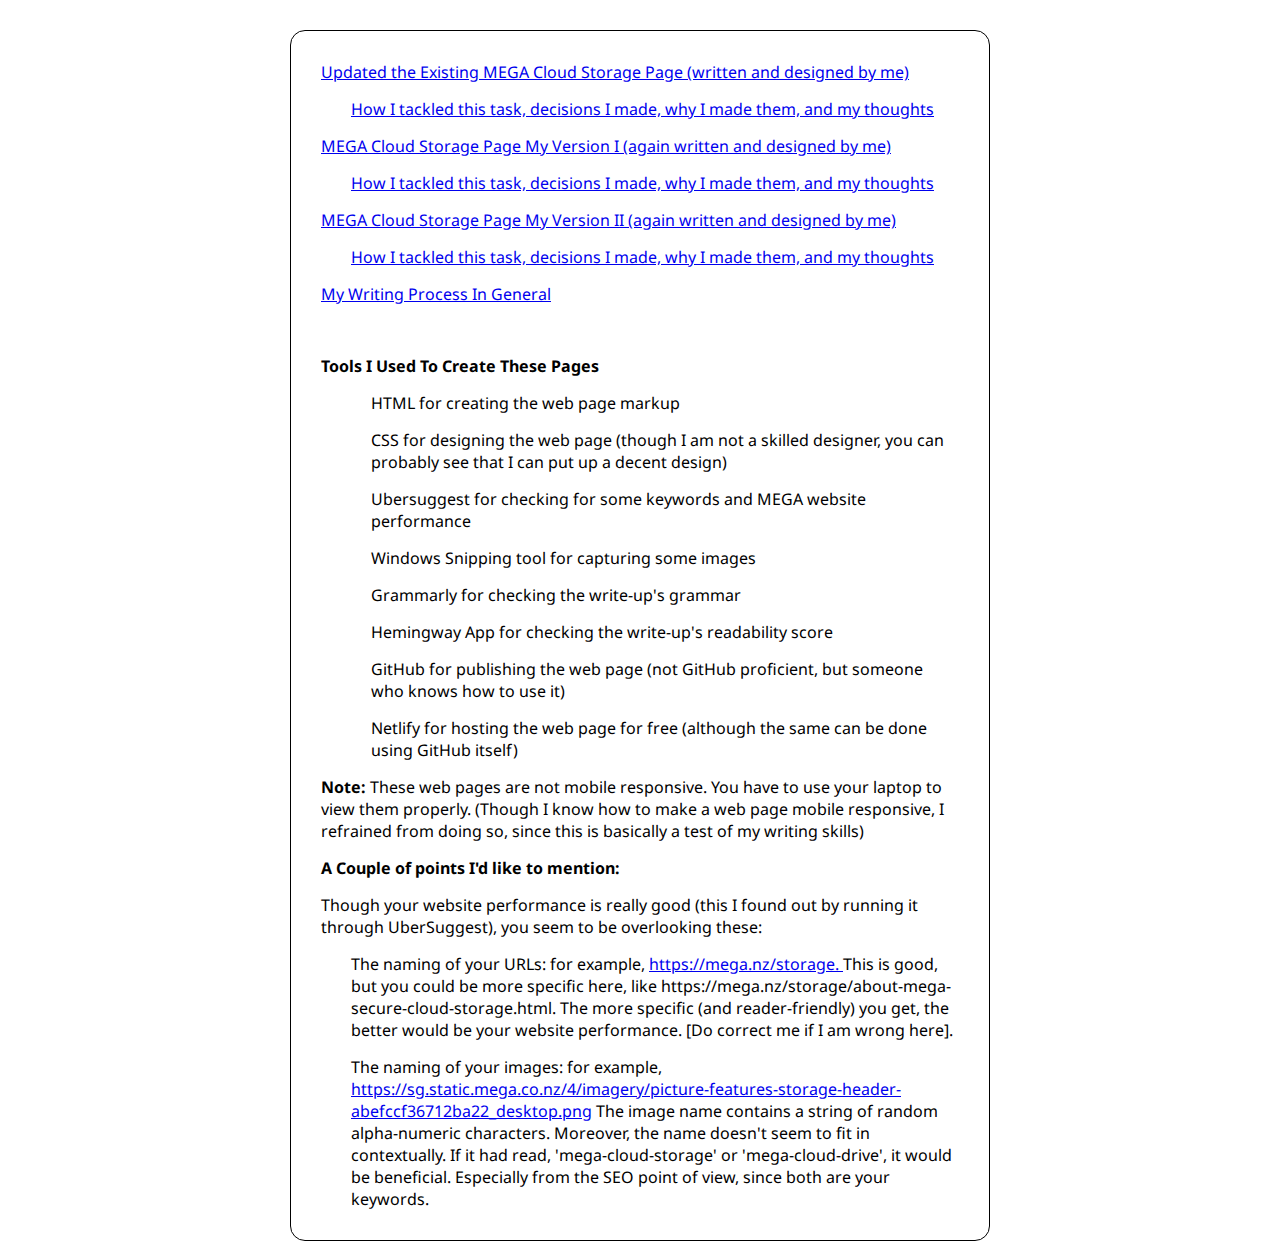
<file: index.html>
﻿<!DOCTYPE html>

<html lang="en" xmlns="http://www.w3.org/1999/xhtml">
<head>
    <meta charset="utf-8" />
    <title></title>
    <link href="https://fonts.googleapis.com/css2?family=Noto+Sans&display=swap" rel="stylesheet">
    <style>
        *{
            margin:0px;
            padding:0px;
            box-sizing: border-box;
        }

        body{
            font-family: 'Noto Sans'; 
        }

        .toc{
            border:1px solid black;
            width:700px;
            margin:30px auto 0px;
            border-radius:15px;
            padding:15px 30px;
        }

        .toc p{
            margin:15px 0px;
        }

        

        @media screen and (max-width:500px){
            .toc{
                width:300px;
            }
        }
    </style>
</head>
<body>
    <div class="toc">

        <p><a href="mega-storage-updated.html">Updated the Existing MEGA Cloud Storage Page (written and designed by me)</a></p>
        <p style="margin-left:30px;"><a href="tackling_task_1.html">How I tackled this task, decisions I made, why I made them, and my thoughts</a></p>


        <p><a href="mega-storage-redone-1.html"> MEGA Cloud Storage Page My Version I (again written and designed by me)</a></p>
        <p style="margin-left:30px;"><a href="tackling_task_2.html">How I tackled this task, decisions I made, why I made them, and my thoughts</a></p>

        <p><a href="mega-storage-redone-2.html"> MEGA Cloud Storage Page My Version II (again written and designed by me)</a></p>
        <p style="margin-left:30px;"><a href="tackling_task_3.html">How I tackled this task, decisions I made, why I made them, and my thoughts</a></p>

        <p><a href="writing_process.html">My Writing Process In General</a></p>

        <p style="margin-top:50px;"><b>Tools I Used To Create These Pages</b></p>
        <p style="margin-left:50px;">HTML for creating the web page markup</p>
        <p style="margin-left:50px;">CSS for designing the web page (though I am not a skilled designer, you can probably see that I can put up a decent design)</p>
        <p style="margin-left:50px;">Ubersuggest for checking for some keywords and MEGA website performance</p>
        <p style="margin-left:50px;">Windows Snipping tool for capturing some images</p>
        <p style="margin-left:50px;">Grammarly for checking the write-up's grammar</p>
        <p style="margin-left:50px;">Hemingway App for checking the write-up's readability score</p>
        <p style="margin-left:50px;">GitHub for publishing the web page (not GitHub proficient, but someone who knows how to use it)</p>
        <p style="margin-left:50px;">Netlify for hosting the web page for free (although the same can be done using GitHub itself)</p>

        <p><b>Note:</b> These web pages are not mobile responsive. You have to use your laptop to view them properly. (Though I know how to make a web page mobile responsive, I refrained from doing so, since this is basically a test of my writing skills) </p>
        <p><b>A Couple of points I'd like to mention:</b></p>
        <p>Though your website performance is really good (this I found out by running it through UberSuggest), you seem to be overlooking these: </p>
        <p style="margin-left:30px;">The naming of your URLs: for example, <a href="https://mega.nz/storage">https://mega.nz/storage. </a>This is good, but you could be more specific here, like https://mega.nz/storage/about-mega-secure-cloud-storage.html. The more specific (and reader-friendly) you get, the better would be your website performance. [Do correct me if I am wrong here]. </p>
        <p style="margin-left:30px">The naming of your images: for example, <a href="https://sg.static.mega.co.nz/4/imagery/picture-features-storage-header-abefccf36712ba22_desktop.png">https://sg.static.mega.co.nz/4/imagery/picture-features-storage-header-abefccf36712ba22_desktop.png</a> The image name contains a string of random alpha-numeric characters. Moreover, the name doesn't seem to fit in contextually. If it had read, 'mega-cloud-storage' or 'mega-cloud-drive', it would be beneficial. Especially from the SEO point of view, since both are your keywords.</p>
        
    </div>
</body>
</html>
</file>
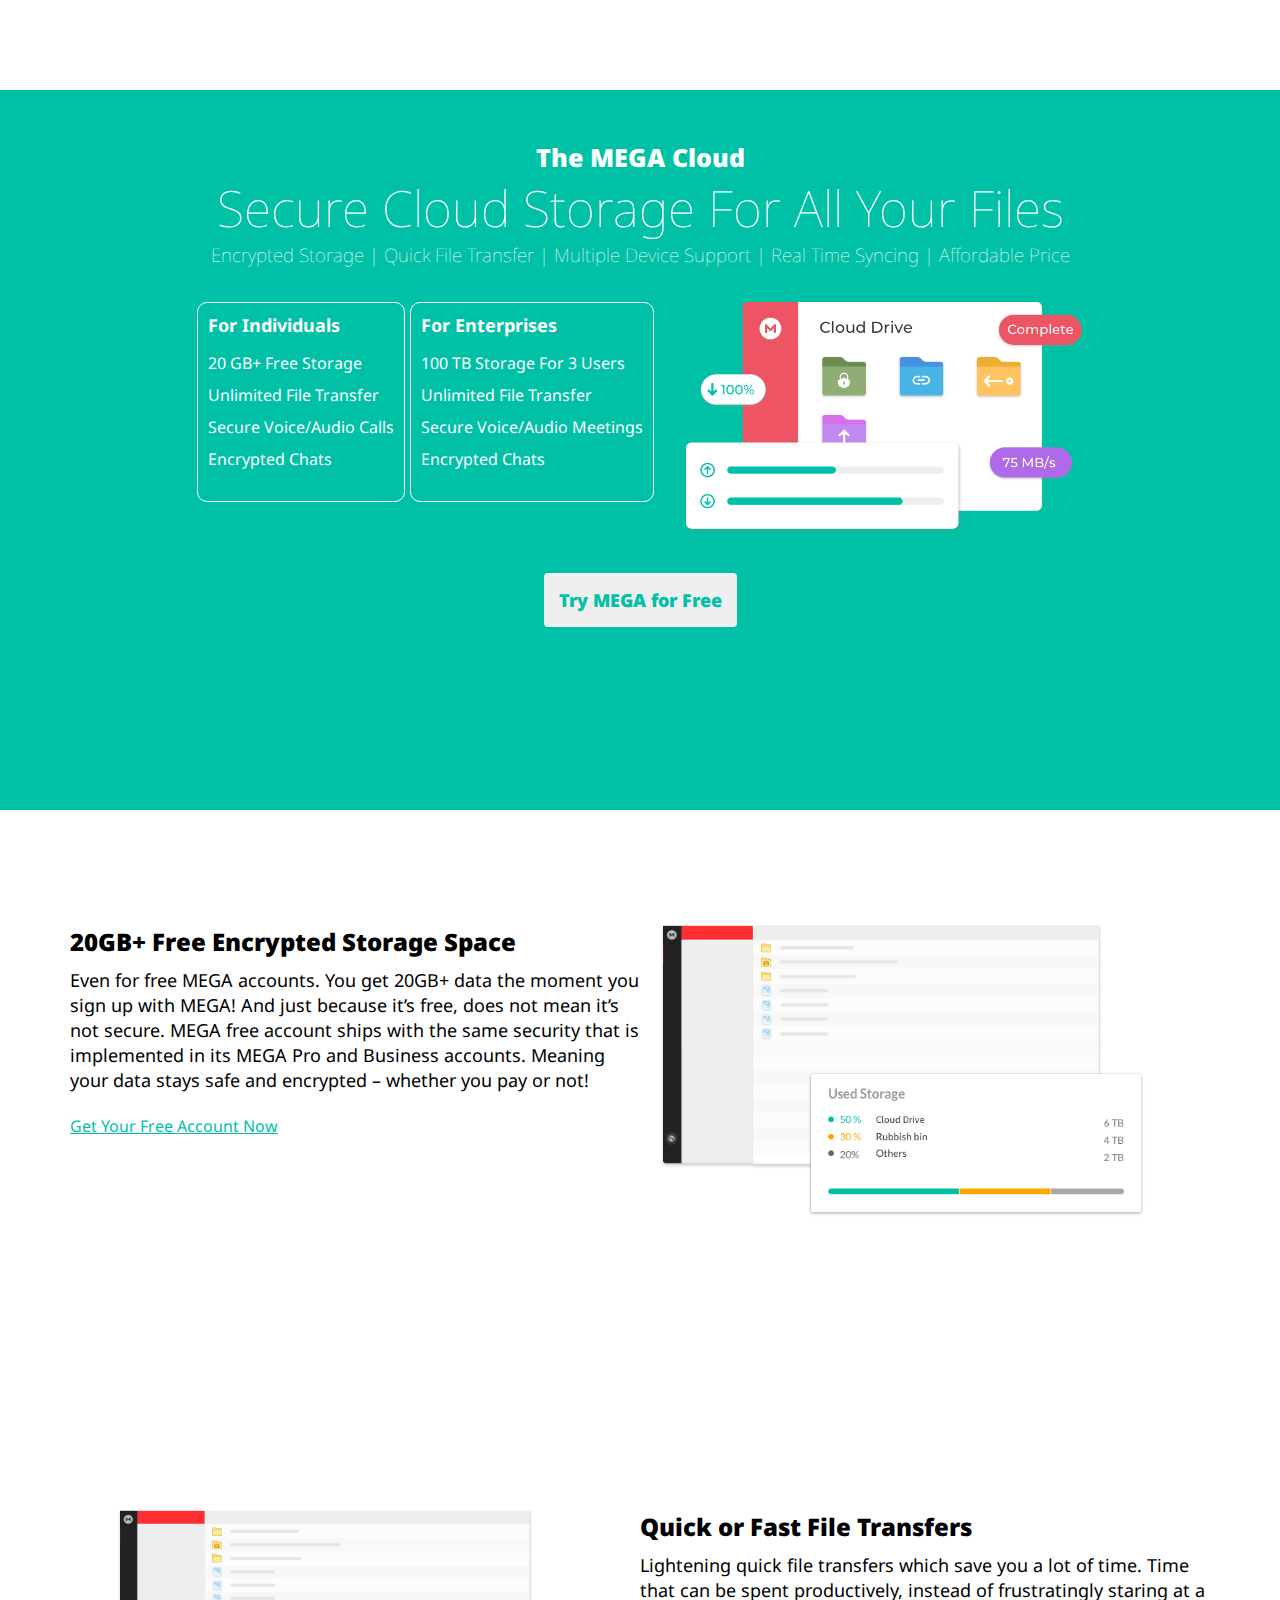
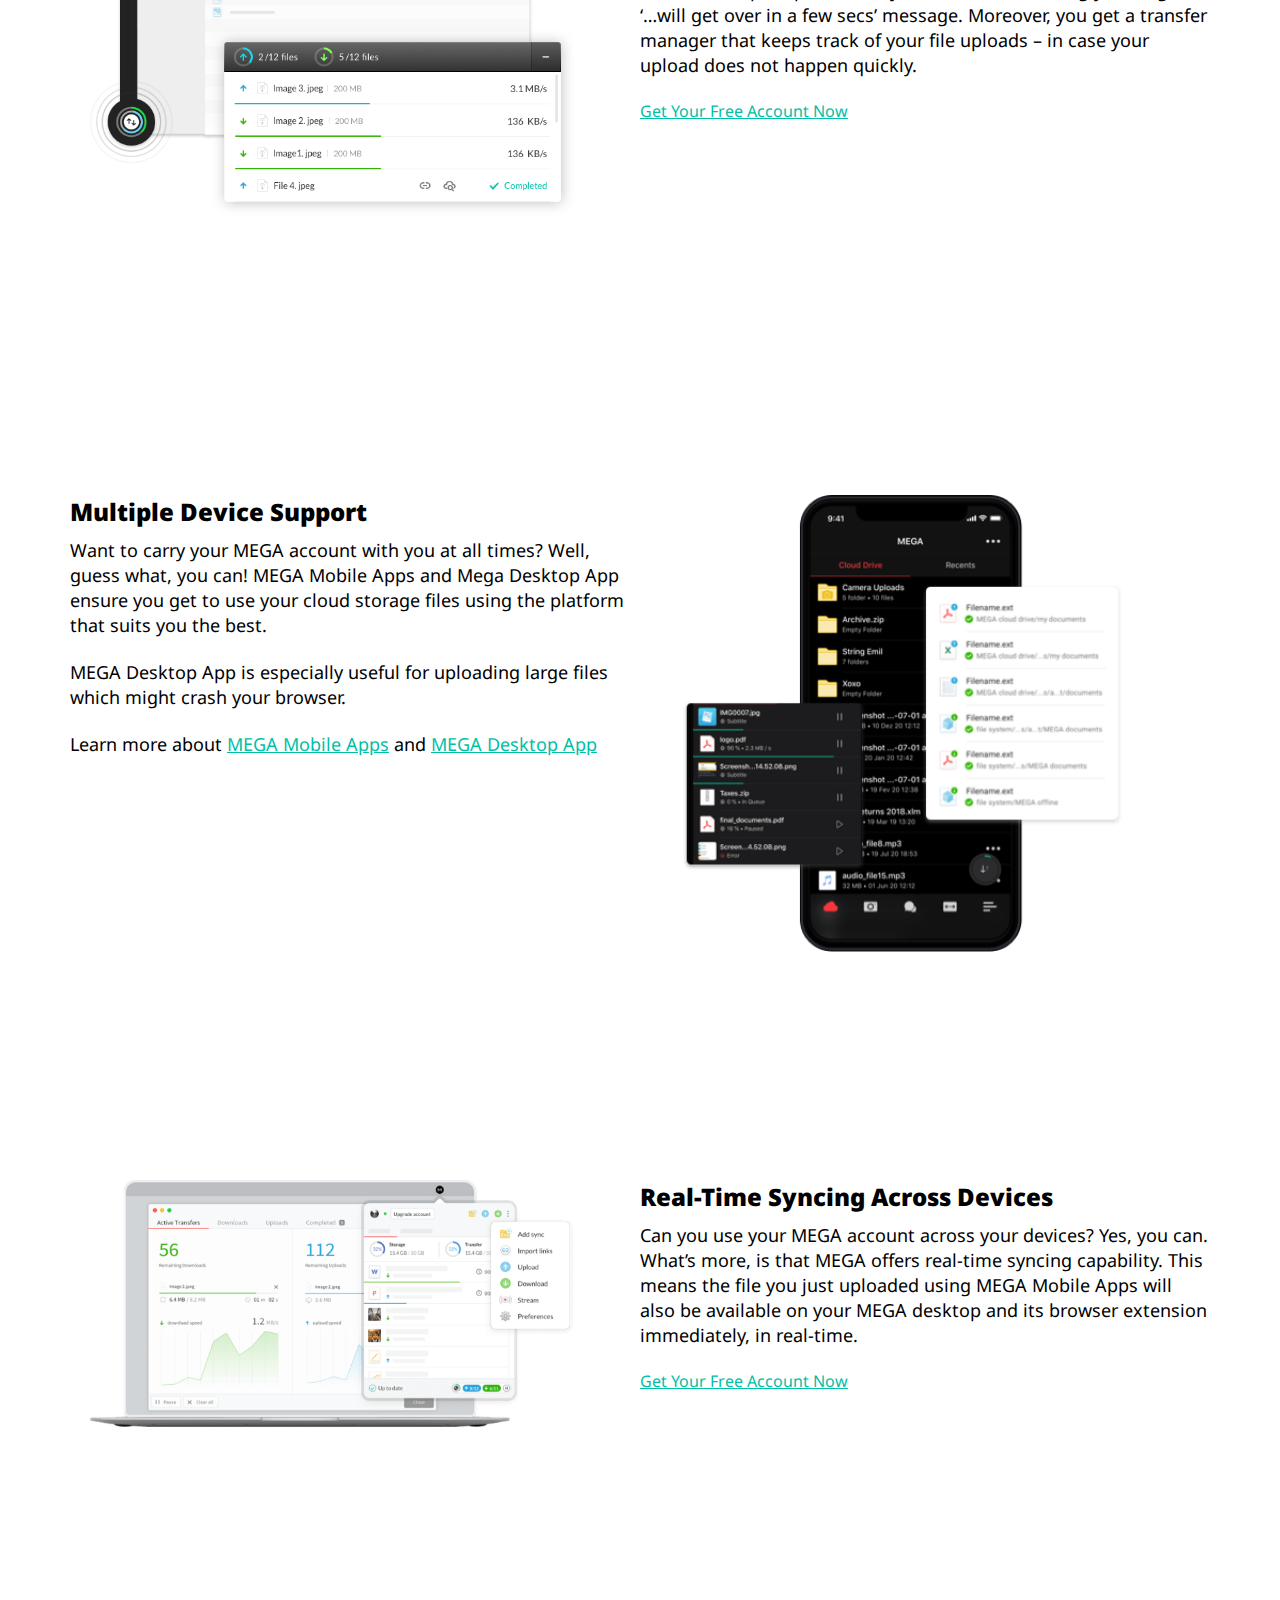
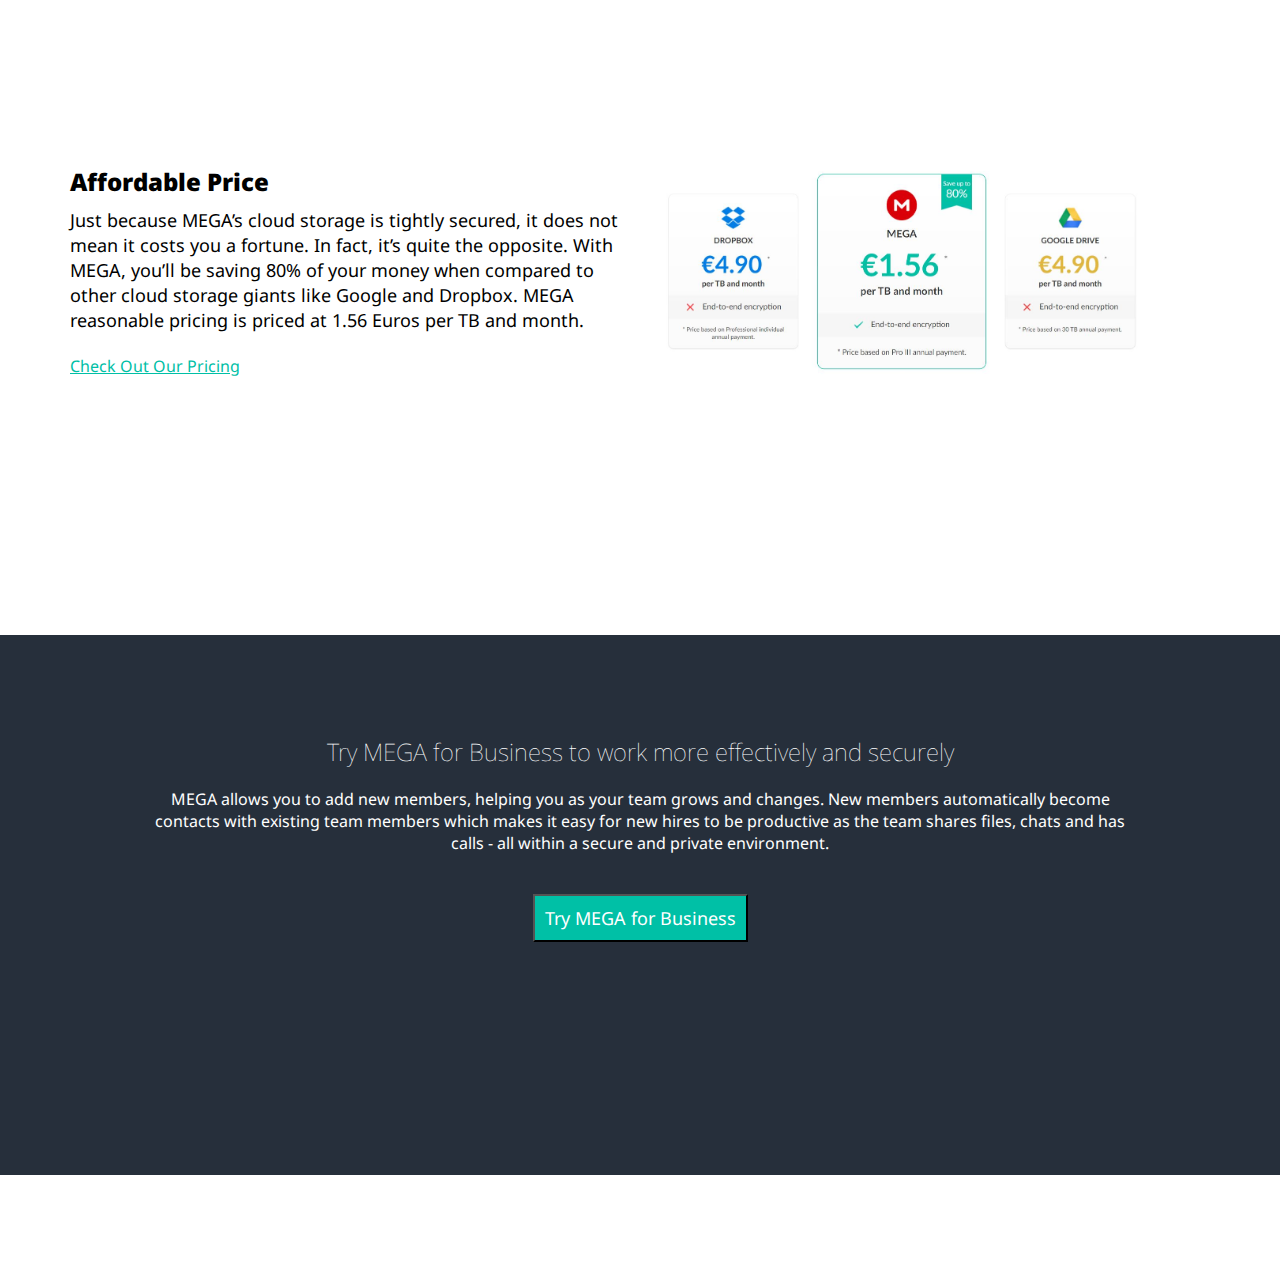
<file: mega-storage-redone-1.html>
﻿<!DOCTYPE html>

<html lang="en" xmlns="http://www.w3.org/1999/xhtml">
<head>
    <meta charset="utf-8" />
    <title></title>
    <link rel="stylesheet" href="redone-1.css"/>
</head>
<body>
    <div class="navbar"></div>
    <div class="section1">
        <div class="section1_container">
            <span>The MEGA Cloud</span>
            <h2>Secure Cloud Storage For All Your Files</h2>
            <h3>Encrypted Storage | Quick File Transfer | Multiple Device Support | Real Time Syncing | Affordable Price</h3>
            <div class="parent">
                <div class="versions">
                    <div class="version">
                        <p class="title"><b>For Individuals</b></p>
                        <ul>
                            <li>20 GB+ Free Storage</li>
                            <li>Unlimited File Transfer</li>
                            <li>Secure Voice/Audio Calls</li>
                            <li>Encrypted Chats</li>
                        </ul>
                    </div>
                    <div class="version" style="margin-left:5px;">
                        <p class="title"><b>For Enterprises</b></p>
                        <ul>
                            <li>100 TB Storage For 3 Users</li>
                            <li>Unlimited File Transfer</li>
                            <li>Secure Voice/Audio Meetings</li>
                            <li>Encrypted Chats</li>

                        </ul>
                    </div>
                </div>
                <img src="images/files_and_folders.png" style="margin-left:30px;" />
            </div>
            <button>Try MEGA for Free</button>
        </div>
    </div>

    <div class="section2">
        <div class="section2_container">
            <div class="section2_left">
                <h3>20GB+ Free Encrypted Storage Space</h3>
                <p>Even for free MEGA accounts. You get 20GB+ data the moment you sign up with MEGA! And just because it’s free, does not mean it’s not secure. MEGA free account ships with the same security that is implemented in its MEGA Pro and Business accounts. Meaning your data stays safe and encrypted – whether you pay or not! </p>
                <br />
                <a href="">Get Your Free Account Now</a>
            </div>
            <div class="section2_right">
                <img src="images/storage_space.png" />
            </div>

        </div>
    </div>

    <div class="section2">
        <div class="section2_container">
            <div class="section2_right">
                <img src="images/file_downloading.png" />
            </div>
            <div class="section2_left">
                <h3>Quick or Fast File Transfers</h3>
                <p>Lightening quick file transfers which save you a lot of time. Time that can be spent productively, instead of frustratingly staring at a ‘…will get over in a few secs’ message. Moreover, you get a transfer manager that keeps track of your file uploads  – in case your upload does not happen quickly. </p>
                <br />
                <a href="">Get Your Free Account Now</a>
            </div>

        </div>
    </div>

    <div class="section2">
        <div class="section2_container">
            <div class="section2_left">
                <h3>Multiple Device Support</h3>
                <p>Want to carry your MEGA account with you at all times? Well, guess what, you can! MEGA Mobile Apps and Mega Desktop App ensure you get to use your cloud storage files using the platform that suits you the best. </p>
                <br/>
                <p>MEGA Desktop App is especially useful for uploading large files which might crash your browser. </p>
                <br />
                <p>Learn more about <a href="">MEGA Mobile Apps</a> and <a href="">MEGA Desktop App</a></p>
                
            </div>
            <div class="section2_right">
                <img src="images/mega_mobile_app.png" />
            </div>

        </div>
    </div>

    <div class="gap" style="margin-bottom:100px;"></div>

    <div class="section2">
        <div class="section2_container">
            <div class="section2_right">
                <img src="images/mega_desktop_app.png" />
            </div>
            <div class="section2_left">
                <h3>Real-Time Syncing Across Devices</h3>
                <p>Can you use your MEGA account across your devices? Yes, you can. What’s more, is that MEGA offers real-time syncing capability. This means the file you just uploaded using MEGA Mobile Apps will also be available on your MEGA desktop and its browser extension immediately, in real-time. </p>
                <br />
                <a href="">Get Your Free Account Now</a>
            </div>

        </div>
    </div>

    <div class="section2">
        <div class="section2_container">
            <div class="section2_left">
                <h3>Affordable Price</h3>
                <p>Just because MEGA’s cloud storage is tightly secured, it does not mean it costs you a fortune. In fact, it’s quite the opposite. With MEGA, you’ll be saving 80% of your money when compared to other cloud storage giants like Google and Dropbox. MEGA reasonable pricing is priced at 1.56 Euros per TB and month. </p>
                <br />
                <a href="">Check Out Our Pricing</a>
            </div>
            <div class="section2_right">
                <img src="images/mega_pricing.jpg" />
            </div>

        </div>
    </div>

    <div class="cta">
        <div class="cta_container">
            <h2>Try MEGA for Business to work more effectively and securely</h2>
            <p>MEGA allows you to add new members, helping you as your team grows and changes. New members automatically become contacts with existing team members which makes it easy for new hires to be productive as the team shares files, chats and has calls - all within a secure and private environment.</p>
            <button>Try MEGA for Business</button>
        </div>
    </div>

    <div class="navbar"></div>


</body>
</html>
</file>
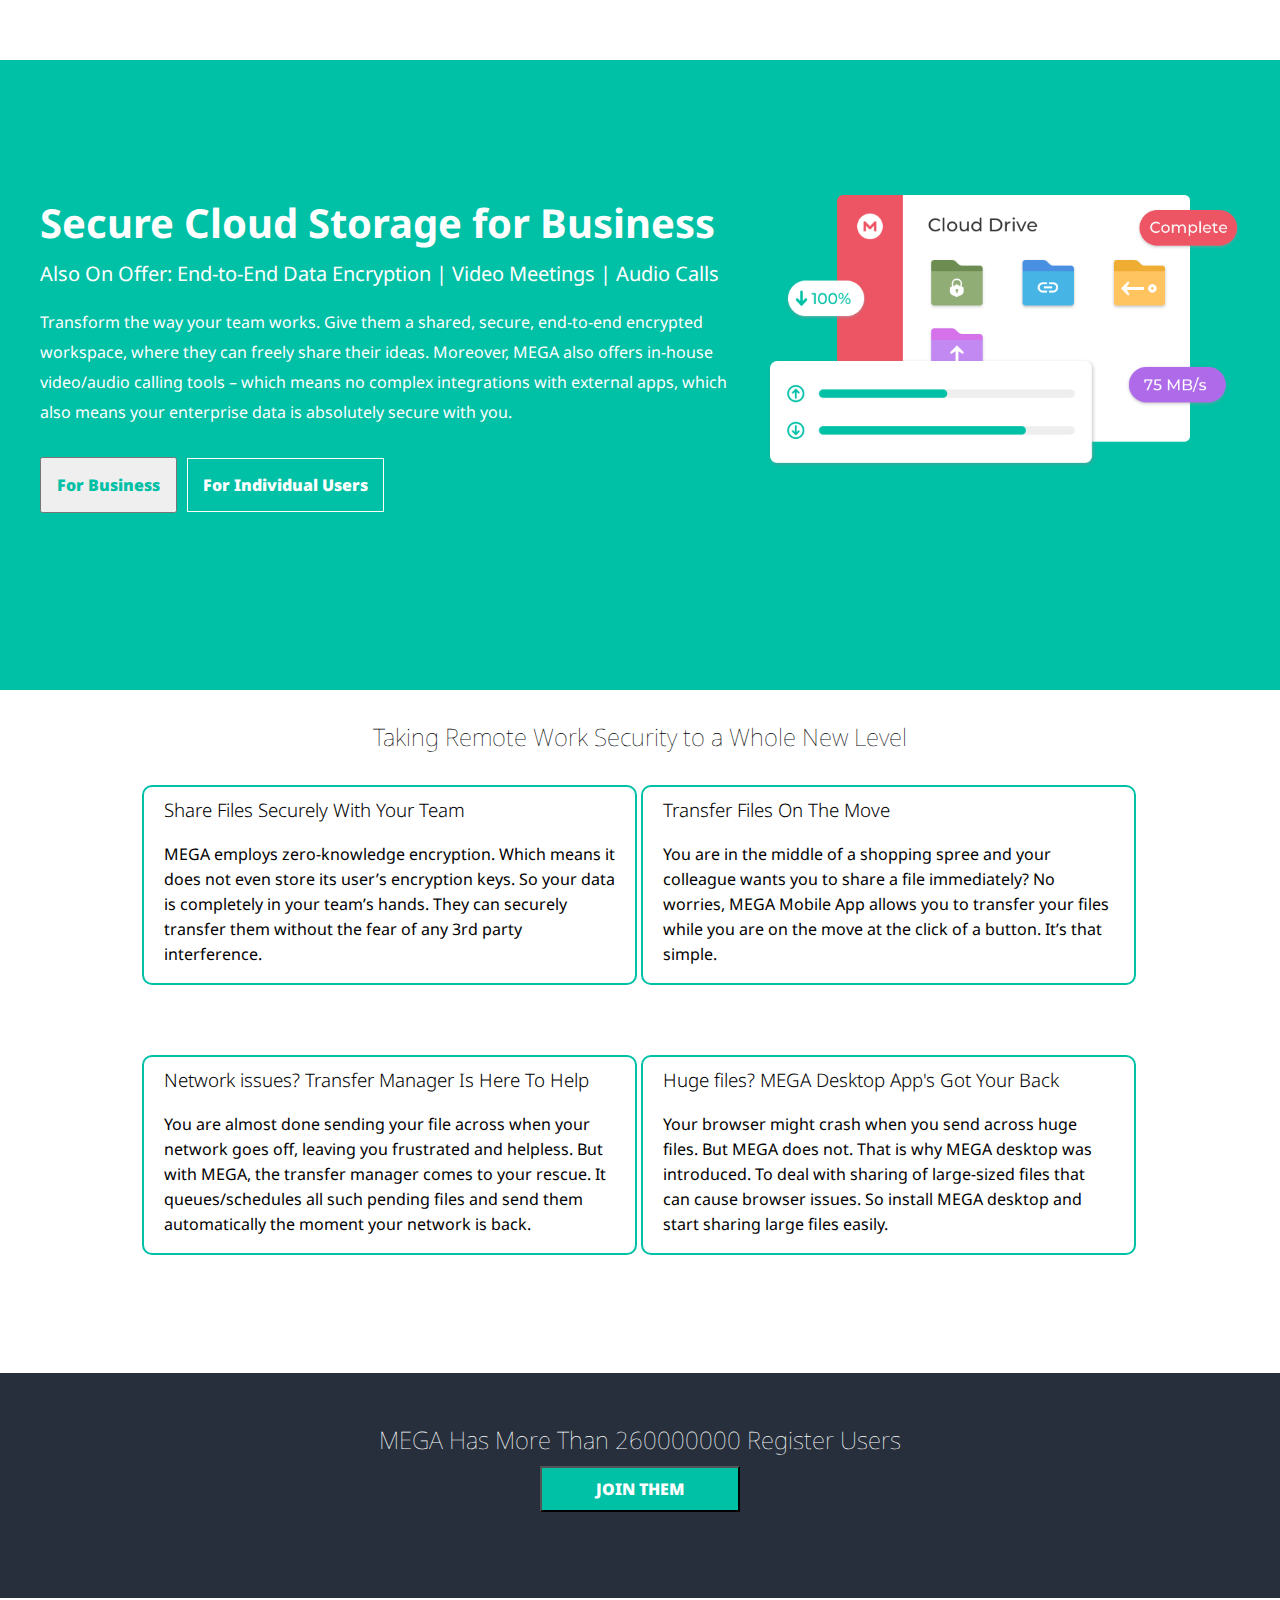
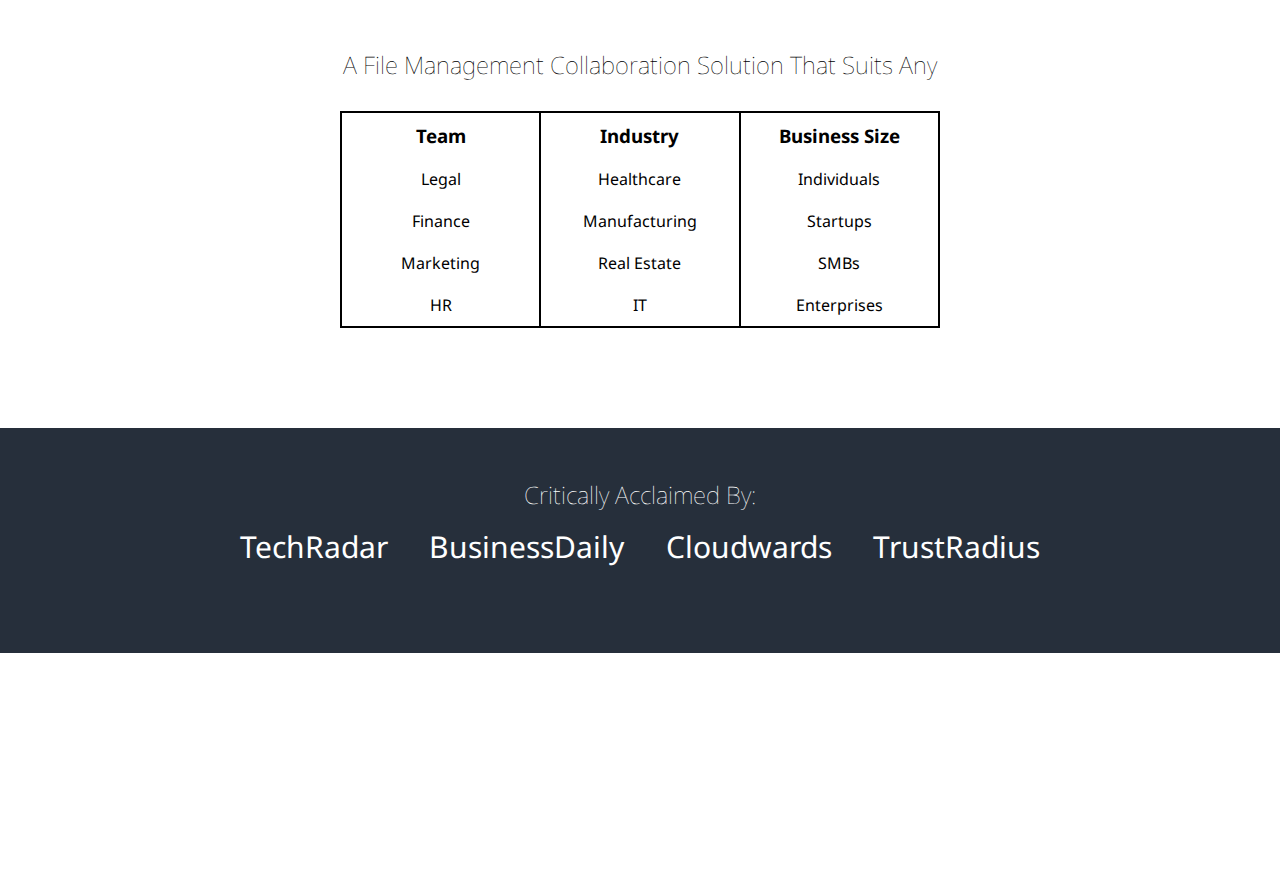
<file: mega-storage-redone-2.html>
﻿<!DOCTYPE html>

<html lang="en" xmlns="http://www.w3.org/1999/xhtml">
<head>
    <meta charset="utf-8" />
    <meta name="viewport" content="width=device-width, initial-scale=1">
    <link rel="stylesheet" href="https://cdnjs.cloudflare.com/ajax/libs/font-awesome/4.7.0/css/font-awesome.min.css">
    <title></title>
    <link href="https://fonts.googleapis.com/css2?family=Noto+Sans&display=swap" rel="stylesheet">
    <style>
        * {
            margin: 0px;
            padding: 0px;
            box-sizing: border-box;
        }

        body {
            font-family: 'Noto Sans';
        }

        .section1 {
            background-color: #00C0A6;
        }

        .section1_container {
            width: 1200px;
            margin: auto;
            height: 70vh;
            display: flex;
            align-items: center;
            color: white;
            padding-top: 40px;
        }

        .navbar {
            height: 60px;
            color: white;
        }

        .section1_left {
            width: 60%;
        }

        .section1_right {
            width: 40%;
        }

            .section1_right img {
                width: 100%;
            }

        .section1_left, .section1_right {
            //border:1px solid white;
            height: 400px;
        }

            .section1_left h2 {
                font-size: 40px;
            }

        .sub {
            font-size: 20px;
            padding: 10px 0px;
        }

        .desc {
            padding-top: 10px;
            padding-bottom: 10px;
            line-height: 30px;
            font-size: 16px;
        }

        .buttons {
            //border:1px solid white;
            margin-top: 20px;
        }

            .buttons button {
                padding: 15px;
                font-family: 'Noto Sans';
                font-size: 16px;
                font-weight: 900;
            }

        .section2 {
            text-align: center;
            margin-top:30px;
        }

            .section2 h2 {
                font-weight: 100;
                margin: 30px 0px;
            }

        .section3 {
            background-color: white;
            height: 60vh;
            //border:1px solid black;
            margin-bottom: 50px;
           
        }

        .section3_container {
            width: 1000px;
            margin: auto;
            //border:1px solid black;
            height: 100%;
            display: flex;
            flex-wrap: wrap;
        }

        .block {
            width: 49.5%;
            border: 2px solid #00C0A6;
            margin: 2px;
            height:200px;
        }

        .block {
            display: flex;
            flex-direction: column;
            padding: 10px 20px;
            border-radius: 10px;
            //text-align:center;
        }

            .block img {
                width: 80px;
                height: 80px;
                margin-bottom: 4px;
            }

            .block h3 {
                font-weight: 300;
                margin-bottom: 10px;
            }

            .block p{
                margin-top:10px;
                line-height:25px;
            }

            .icon{
                width:200px;
            }

        .section4 {
            background-color: #262F3B;
        }

        .section4_container {
            //border:1px solid white; 
            margin:50px auto; 
            display:flex;
            flex-direction:column;
            align-items:center; 
            text-align:center; 
            height:25vh;
            color:white;
            width:800px;
            padding-top:50px;
        }

        .section4_container h2{
            font-weight:100; 
        }

            .section4_container button {
                margin-top: 10px;
                width: 200px;
                padding: 10px 20px;
                font-family: 'noto sans';
                font-size: 16px;
                background-color: #00C0A6;
                color:white; 
                font-weight:900;
            }

            .cards{
                display:flex;
                border:1px solid black;
                width:600px;
                margin:auto;
            }

            .card{
                border:1px solid black;
                flex:1; 
            }

            .card h3{
                margin-bottom:10px;
                margin-top:10px;
            }

            .footer{
                height:20vh;
            }
            .card p{
                padding:10px;
            }

            .critics{
                display:flex;
                margin-top:15px;
                font-size:30px;
                //border:1px solid white; 
                width:800px;
                justify-content:space-between;
            }
            
            
    </style>

</head>
<body>
    <div class="navbar"></div>
    <div class="section1">
        <div class="section1_container">
            <div class="section1_left">
                <h2>Secure Cloud Storage for Business </h2>
                <p class="sub">Also On Offer: End-to-End Data Encryption | Video Meetings | Audio Calls</p>
                <p class="desc">Transform the way your team works. Give them a shared, secure, end-to-end encrypted workspace, where they can freely share their ideas. Moreover, MEGA also offers in-house video/audio calling tools – which means no complex integrations with external apps, which also means your enterprise data is absolutely secure with you. </p>
                <div class="buttons">
                    <button style="color: #00C0A6">For Business</button><button style="margin-left:10px; background: transparent; color:white; border:1px solid white;">For Individual Users</button>
                </div>
            </div>
            <div class="section1_right" style="margin-left:20px;">
                <img src="images/files_and_folders.png" />
            </div>
        </div>
    </div>
    <div class="section2">
        <h2>Taking Remote Work Security to a Whole New Level</h2>
    </div>
    <div class="section3">
        <div class="section3_container">
            <div class="block">
                <h3>Share Files Securely With Your Team</h3>
                <p>MEGA employs zero-knowledge encryption. Which means it does not even store its user’s encryption keys. So your data is completely in your team’s hands. They can securely transfer them without the fear of any 3rd party interference. </p>
            </div>
            <div class="block">

                <h3>Transfer Files On The Move </h3>
                <p>You are in the middle of a shopping spree and your colleague wants you to share a file immediately? No worries, MEGA Mobile App allows you to transfer your files while you are on the move at the click of a button. It’s that simple. </p>
            </div>
            <div class="block">

                <h3>Network issues? Transfer Manager Is Here To Help</h3>
                <p>You are almost done sending your file across when your network goes off, leaving you frustrated and helpless. But with MEGA, the transfer manager comes to your rescue. It queues/schedules all such pending files and send them automatically the moment your network is back.</p>
            </div>
            <div class="block">

                <h3>Huge files? MEGA Desktop App's Got Your Back</h3>
                <p>Your browser might crash when you send across huge files. But MEGA does not. That is why MEGA desktop was introduced. To deal with sharing of large-sized files that can cause browser issues. So install MEGA desktop and start sharing large files easily. </p>
            </div>
        </div>
    </div>

    <div class="section4">
        <div class="section4_container">
            <h2>MEGA Has More Than 260000000 Register Users</h2>
            <center><button>JOIN THEM</button></center>
        </div>
    </div>

    <div class="section2">
        <h2>A File Management Collaboration Solution That Suits Any</h2>
        <div class="cards">
            <div class="card">
                <h3>Team</h3>
                <p>Legal</p>
                <p>Finance</p>
                <p>Marketing</p>
                <p>HR</p>
            </div>
            <div class="card">
                <h3>Industry</h3>
                <p>Healthcare</p>
                <p>Manufacturing</p>
                <p>Real Estate</p>
                <p>IT</p>
            </div>
            <div class="card">
                <h3>Business Size</h3>
                <p>Individuals</p>
                <p>Startups</p>
                <p>SMBs</p>
                <p>Enterprises</p>
            </div>
        </div>
    </div>

    <div style="margin-bottom:100px"></div> 

    <div class="section4">
        <div class="section4_container">
            <h2>Critically Acclaimed By:</h2>
            <div class="critics">
                <span>TechRadar</span><span>BusinessDaily</span><span>Cloudwards</span><span>TrustRadius</span>
            </div>
        </div>
    </div>

    <div class="footer"></div>
</body>
</html >
</file>
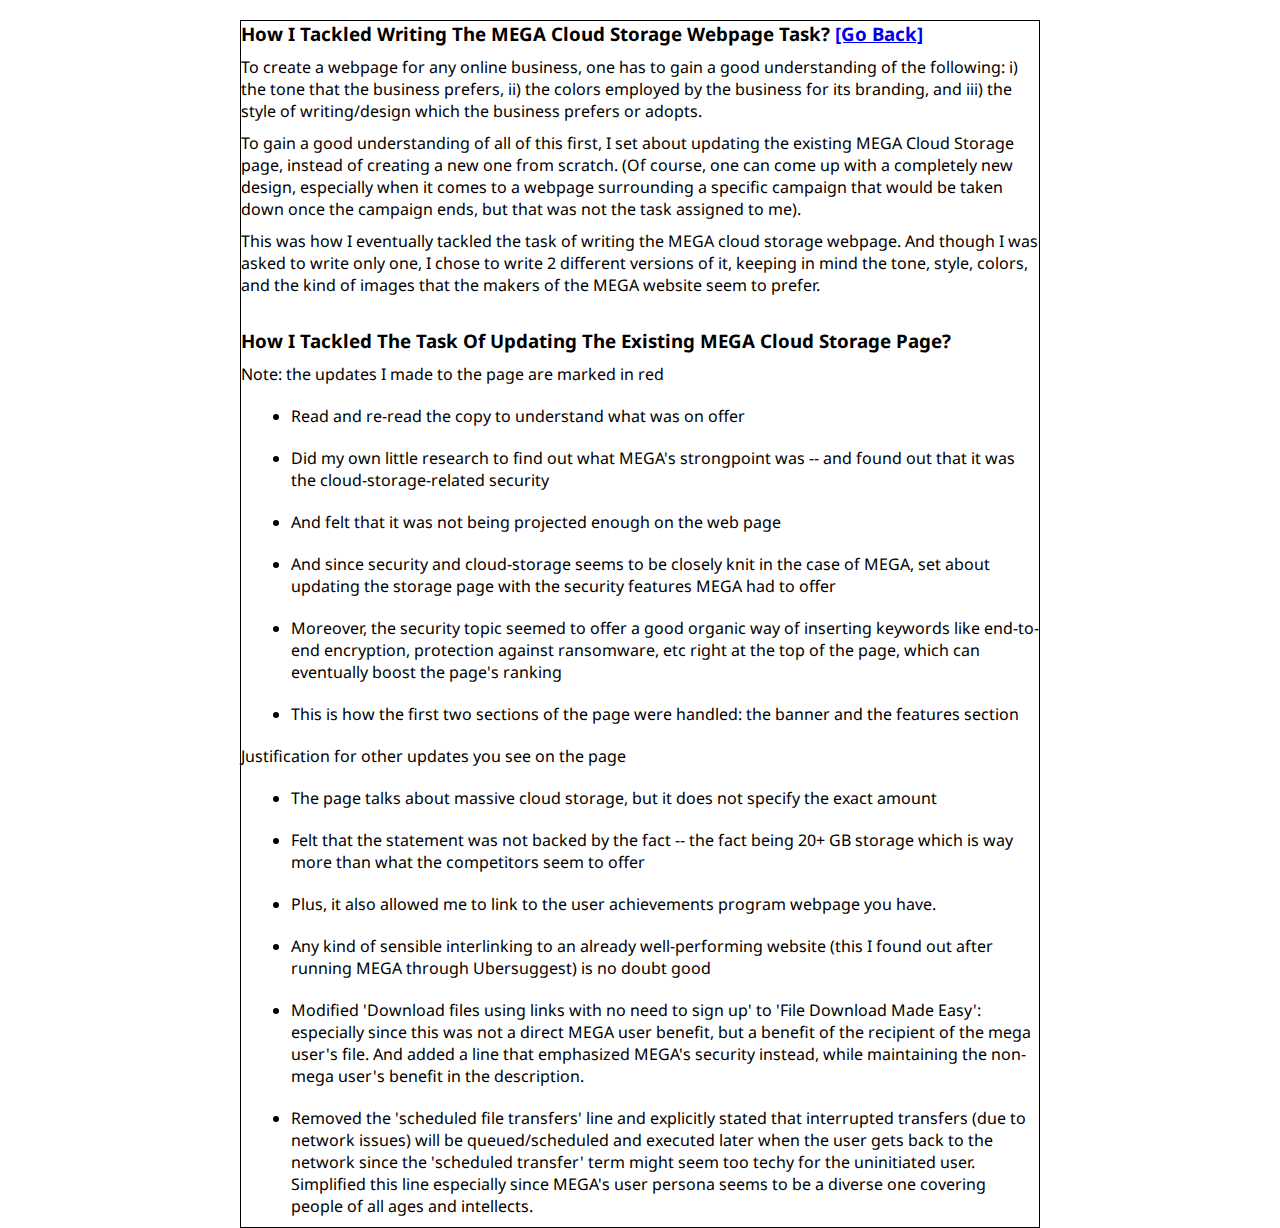
<file: tackling_task_1.html>
﻿<!DOCTYPE html>

<html lang="en" xmlns="http://www.w3.org/1999/xhtml">
<head>
    <meta charset="utf-8" />
    <title></title>
    <link href="https://fonts.googleapis.com/css2?family=Noto+Sans&display=swap" rel="stylesheet">
    <style>
        *{
            margin:0px;
            padding:0px;
            box-sizing:border-box;
            font-family: 'Noto Sans'
        }

        .text{
            width:800px;
            border:1px solid black;
            margin:auto; 
            height:auto;
            margin-top:20px;
        }

        p{
            margin: 10px 0px;
        }

        li{
            margin-left:50px;
            padding:10px 0px;
        }
    </style>
</head>
<body>
    <div class="text">
        <h3>How I Tackled Writing The MEGA Cloud Storage Webpage Task? <a href="index.html">[Go Back]</a></h3>
        <p>To create a webpage for any online business, one has to gain a good understanding of the following: i) the tone that the business prefers, ii) the colors employed by the business for its branding, and iii) the style of writing/design which the business prefers or adopts.</p>
        <p>To gain a good understanding of all of this first, I set about updating the existing MEGA Cloud Storage page, instead of creating a new one from scratch. (Of course, one can come up with a completely new design, especially when it comes to a webpage surrounding a specific campaign that would be taken down once the campaign ends, but that was not the task assigned to me).</p>
        <p>This was how I eventually tackled the task of writing the MEGA cloud storage webpage. And though I was asked to write only one, I chose to write 2 different versions of it, keeping in mind the tone, style, colors, and the kind of images that the makers of the MEGA website seem to prefer.</p>
        <br/>
        <h3>How I Tackled The Task Of Updating The Existing MEGA Cloud Storage Page? </h3>  
        <p>Note: the updates I made to the page are marked in red</p>
        <ul>
            <li>Read and re-read the copy to understand what was on offer </li>
            <li>Did my own little research to find out what MEGA's strongpoint was -- and found out that it was the cloud-storage-related security </li>
            <li>And felt that it was not being projected enough on the web page</li>
            <li>And since security and cloud-storage seems to be closely knit in the case of MEGA, set about updating the storage page with the security features MEGA had to offer</li>
            <li>Moreover, the security topic seemed to offer a good organic way of inserting keywords like end-to-end encryption, protection against ransomware, etc right at the top of the page, which can eventually boost the page's ranking</li>
            <li>This is how the first two sections of the page were handled: the banner and the features section</li>
        </ul>
        <p>Justification for other updates you see on the page</p>
        <ul>
            <li>The page talks about massive cloud storage, but it does not specify the exact amount</li>
            <li>Felt that the statement was not backed by the fact -- the fact being 20+ GB storage which is way more than what the competitors seem to offer</li>
            <li>Plus, it also allowed me to link to the user achievements program webpage you have. </li>
            <li>Any kind of sensible interlinking to an already well-performing website (this I found out after running MEGA through Ubersuggest) is no doubt good</li>
            <li>Modified 'Download files using links with no need to sign up' to 'File Download Made Easy': especially since this was not a direct MEGA user benefit, but a benefit of the recipient of the mega user's file. And added a line that emphasized MEGA's security instead, while maintaining the non-mega user's benefit in the description.</li>
            <li>Removed the 'scheduled file transfers' line and explicitly stated that interrupted transfers (due to network issues) will be queued/scheduled and executed later when the user gets back to the network since the 'scheduled transfer' term might seem too techy for the uninitiated user. Simplified this line especially since MEGA's user persona seems to be a diverse one covering people of all ages and intellects.</li>
            
        </ul>
    </div>
</body>
</html>
</file>
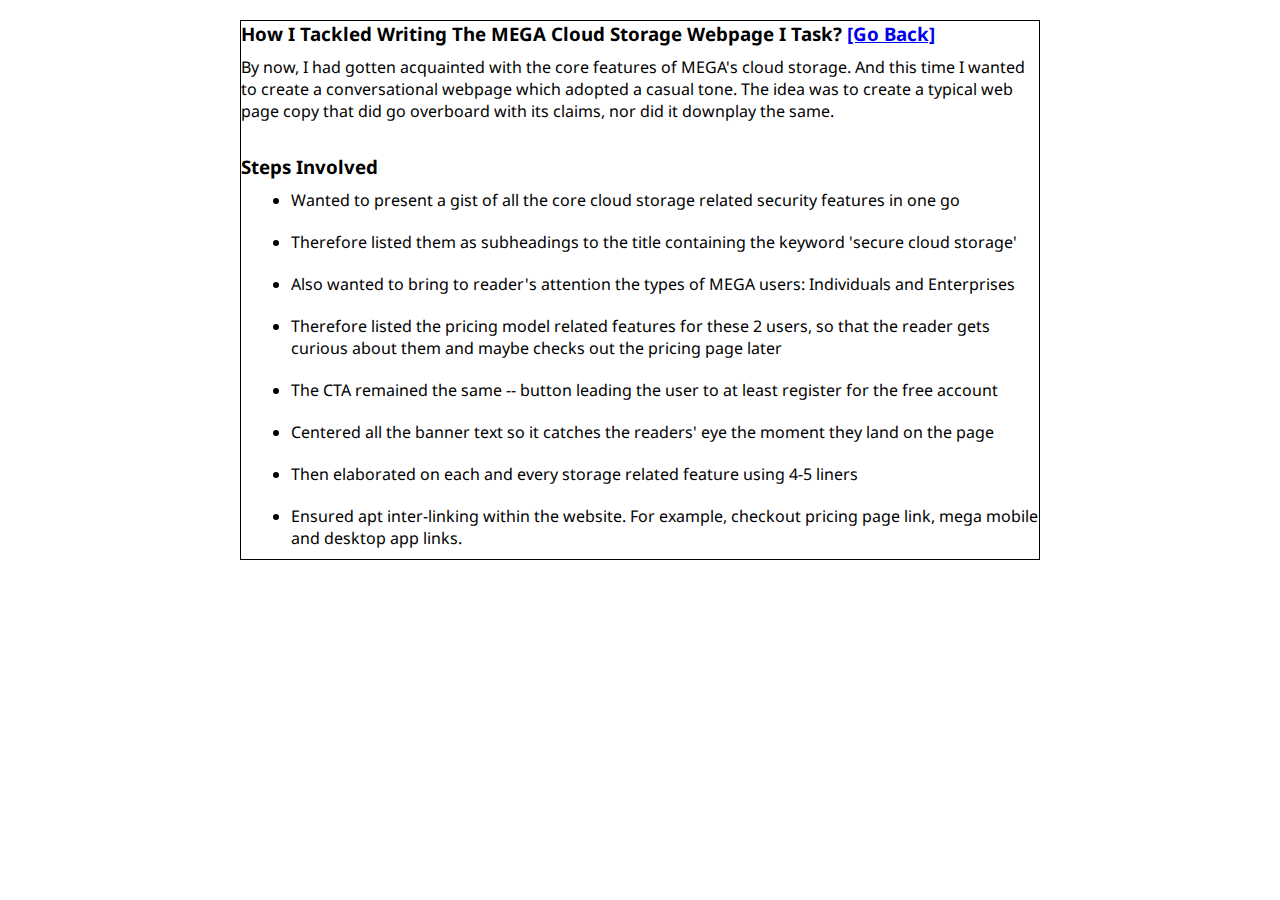
<file: tackling_task_2.html>
﻿<!DOCTYPE html>

<html lang="en" xmlns="http://www.w3.org/1999/xhtml">
<head>
    <meta charset="utf-8" />
    <title></title>
    <link href="https://fonts.googleapis.com/css2?family=Noto+Sans&display=swap" rel="stylesheet">
    <style>
        *{
            margin:0px;
            padding:0px;
            box-sizing:border-box;
            font-family: 'Noto Sans'
        }

        .text{
            width:800px;
            border:1px solid black;
            margin:auto; 
            height:auto;
            margin-top:20px;
        }

        p{
            margin: 10px 0px;
        }

        li{
            margin-left:50px;
            padding:10px 0px;
        }
    </style>
</head>
<body>
    <div class="text">
        <h3>How I Tackled Writing The MEGA Cloud Storage Webpage I Task? <a href="index.html">[Go Back]</a></h3>
        <p>By now, I had gotten acquainted with the core features of MEGA's cloud storage. And this time I wanted to create a conversational webpage which adopted a casual tone. The idea was to create a typical web page copy that did go overboard with its claims, nor did it downplay the same.</p>
         <br/>
        <h3>Steps Involved </h3>  
        
        <ul>
            <li>Wanted to present a gist of all the core cloud storage related security features in one go </li>
            <li>Therefore listed them as subheadings to the title containing the keyword 'secure cloud storage' </li>
            <li>Also wanted to bring to reader's attention the types of MEGA users: Individuals and Enterprises</li>
            <li>Therefore listed the pricing model related features for these 2 users, so that the reader gets curious about them and maybe checks out the pricing page later</li>
            <li>The CTA remained the same -- button leading the user to at least register for the free account </li>
            <li>Centered all the banner text so it catches the readers' eye the moment they land on the page</li>
        
            <li>Then elaborated on each and every storage related feature using 4-5 liners</li>
            <li>Ensured apt inter-linking within the website. For example, checkout pricing page link, mega mobile and desktop app links.</li>
            
        </ul>
    </div>
</body>
</html>
</file>
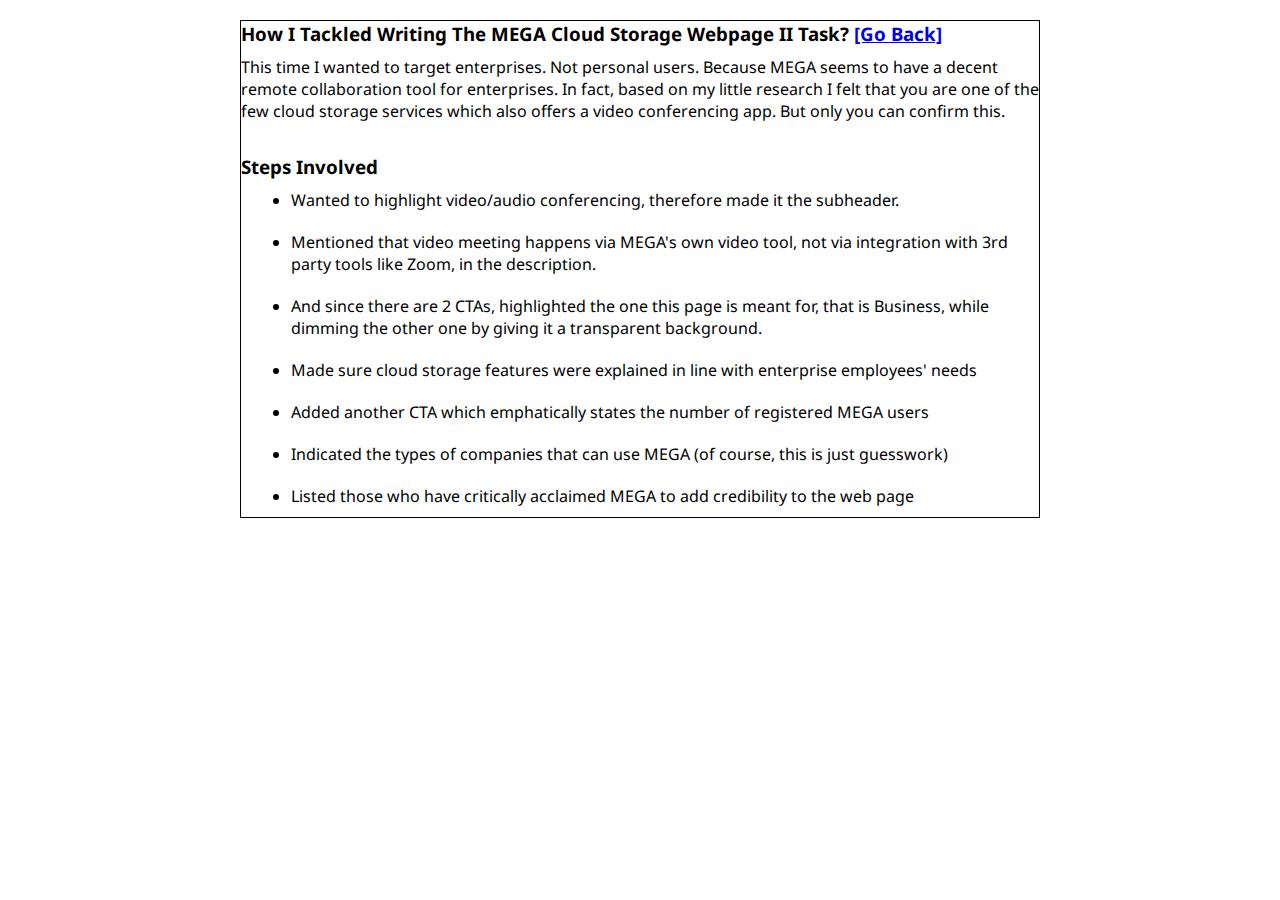
<file: tackling_task_3.html>
﻿<!DOCTYPE html>

<html lang="en" xmlns="http://www.w3.org/1999/xhtml">
<head>
    <meta charset="utf-8" />
    <title></title>
    <link href="https://fonts.googleapis.com/css2?family=Noto+Sans&display=swap" rel="stylesheet">
    <style>
        *{
            margin:0px;
            padding:0px;
            box-sizing:border-box;
            font-family: 'Noto Sans'
        }

        .text{
            width:800px;
            border:1px solid black;
            margin:auto; 
            height:auto;
            margin-top:20px;
        }

        p{
            margin: 10px 0px;
        }

        li{
            margin-left:50px;
            padding:10px 0px;
        }
    </style>
</head>
<body>
    <div class="text">
        <h3>How I Tackled Writing The MEGA Cloud Storage Webpage II Task? <a href="index.html">[Go Back]</a></h3>
        <p>This time I wanted to target enterprises. Not personal users. Because MEGA seems to have a decent remote collaboration tool for enterprises. In fact, based on my little research I felt that you are one of the few cloud storage services which also offers a video conferencing app. But only you can confirm this.</p>
        
        <br/>
        <h3>Steps Involved </h3>  
        
        <ul>
            <li>Wanted to highlight video/audio conferencing, therefore made it the subheader. </li>
            <li>Mentioned that video meeting happens via MEGA's own video tool, not via integration with 3rd party tools like Zoom, in the description. </li>
            <li>And since there are 2 CTAs, highlighted the one this page is meant for, that is Business, while dimming the other one by giving it a transparent background.</li>
            <li>Made sure cloud storage features were explained in line with enterprise employees' needs</li>
            <li>Added another CTA which emphatically states the number of registered MEGA users</li>
            <li>Indicated the types of companies that can use MEGA (of course, this is just guesswork)</li>
            <li>Listed those who have critically acclaimed MEGA to add credibility to the web page</li>
                        
        </ul>
    </div>
</body>
</html>
</file>
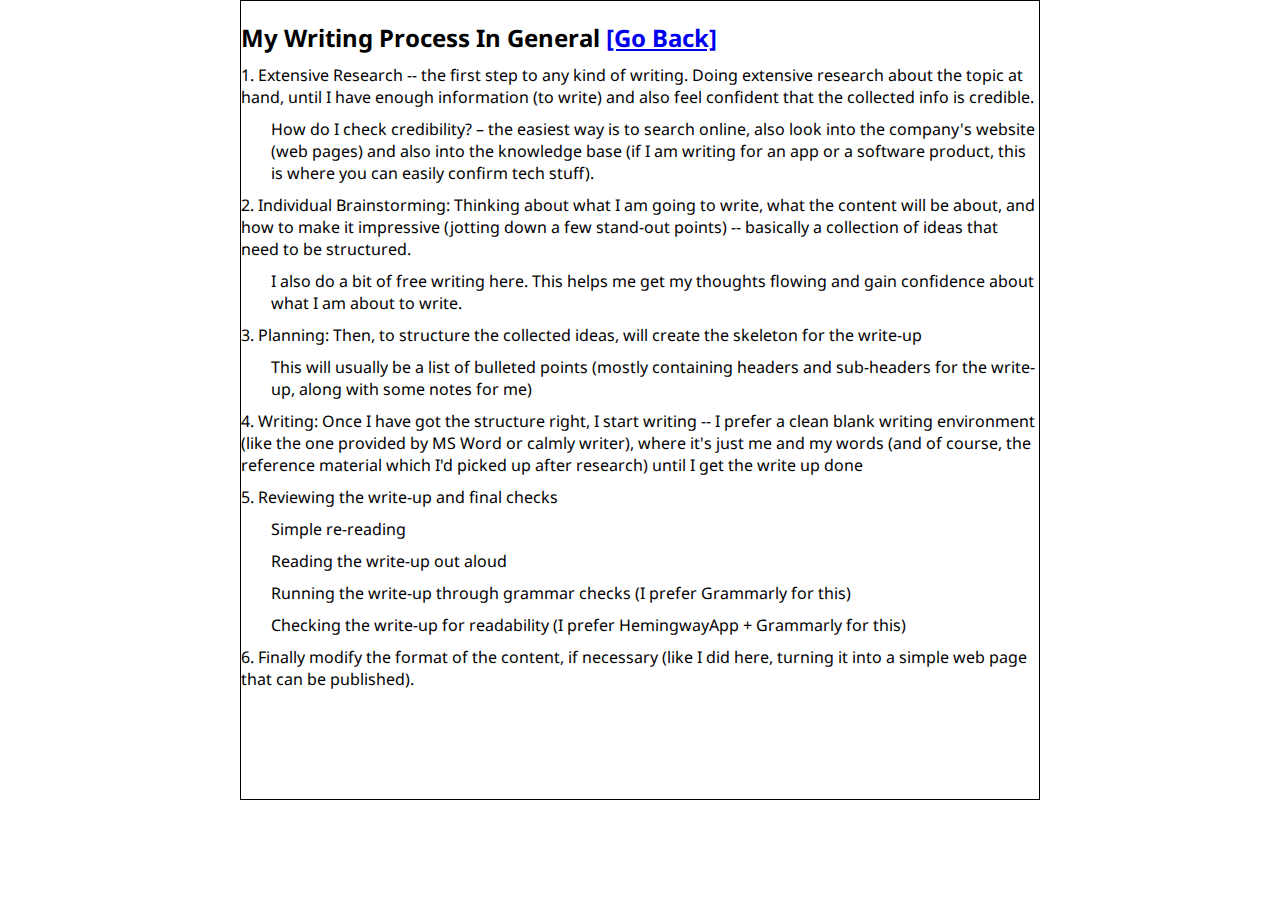
<file: writing_process.html>
﻿<!DOCTYPE html>

<html lang="en" xmlns="http://www.w3.org/1999/xhtml">
<head>
    <meta charset="utf-8" />
    <title></title>
    <link href="https://fonts.googleapis.com/css2?family=Noto+Sans&display=swap" rel="stylesheet">
    <style>
        * {
            margin: 0px;
            padding: 0px;
            box-sizing: border-box;
        }

        body {
            font-family: 'Noto Sans';
        }

        .container{
            width:800px;
            margin:auto; 
            border:1px solid black;
            height:800px;
            padding-top:20px;
        }

        p{
            margin:10px 0px;
        }

     </style>

</head >
        <body >
            <div class="container">
                <h2>My Writing Process In General <a href="index.html">[Go Back]</a></h2>
                <p>1. Extensive Research -- the first step to any kind of writing. Doing extensive research about the topic at hand, until I have enough information (to write) and also feel confident that the collected info is credible. </p>
                <p style="margin-left:30px;">How do I check credibility? – the easiest way is to search online, also look into the company's website (web pages) and also into the knowledge base (if I am writing for an app or a software product, this is where you can easily confirm tech stuff). </p>
                <p>2. Individual Brainstorming: Thinking about what I am going to write, what the content will be about, and how to make it impressive (jotting down a few stand-out points) -- basically a collection of ideas that need to be structured. </p>
                <p style="margin-left:30px;">I also do a bit of free writing here. This helps me get my thoughts flowing and gain confidence about what I am about to write. </p>
                <p>3. Planning: Then, to structure the collected ideas, will create the skeleton for the write-up </p>
                <p style="margin-left:30px;">This will usually be a list of bulleted points (mostly containing headers and sub-headers for the write-up, along with some notes for me)</p>
                <p>4. Writing: Once I have got the structure right, I start writing -- I prefer a clean blank writing environment (like the one provided by MS Word or calmly writer), where it's just me and my words (and of course, the reference material which I'd picked up after research) until I get the write up done</p>
                <p>5. Reviewing the write-up and final checks</p>
                <p style="margin-left:30px;">Simple re-reading</p>
                <p style="margin-left:30px;">Reading the write-up out aloud</p>
                <p style="margin-left:30px;">Running the write-up through grammar checks (I prefer Grammarly for this)</p>
                <p style="margin-left:30px;">Checking the write-up for readability (I prefer HemingwayApp + Grammarly for this)</p>
                <p>6. Finally modify the format of the content, if necessary (like I did here, turning it into a simple web page that can be published).</p>

            </div>
            
        </body >
        </html >
</file>
<file: redone-1.css>
﻿@import url('https://fonts.googleapis.com/css2?family=Noto+Sans:wght@300&display=swap');

* {
    margin: 0px;
    padding: 0px;
    box-sizing: border-box;
    font-family: 'Noto Sans'
}





body
{
     
}

.navbar {
    background-color: white;
    height: 10vh;
}

.section1 {
    background-color: #00C0A6;
    height: 80vh;
    color: white;
    padding-top:30px;
}

.section1_container {
    width: 1200px;
    margin: 0px auto;
    display: flex;
    align-items: center;
    color:white; 
    flex-direction:column; 
    //border:1px solid white; 
}

.section1_container h2, h3{
    font-weight:100; 
}

.section1_container h2{
    font-size:50px;
}

.section1_container h3{
    margin-bottom:10px;
}

.section1_container img{
    width:400px;
}

.parent{
    display:flex;
    //border:10px solid white;
    padding:10px;
    margin-top:15px;
    justify-content:space-between;
}

.versions {
    display: flex;
    height:200px;
    //border: 1px solid white;
    //border-radius:10px;
}

.version {
    //border-right:2px solid white;
    padding: 10px;
    border: 1px solid white;
    border-radius: 10px;
}

.section1_container li{
    list-style-type: none;
    padding:5px 0px;
}

.title{
    margin-bottom:10px;
    font-size:18px;
}

.section1_container span{
    font-size:25px;
    padding-top:20px;
    font-weight:900;
}

.section1_container button {
    padding: 15px;
    color: #00C0A6;
    font-size:18px;
    border-radius:4px;
    font-weight:900;
    border:none;
    margin-top:30px;
    cursor:pointer; 
}


.section2 {
    background-color: white;
    height: 65vh;
    color: white;
    // border: 10px solid black;
}

.section2_container {
    width: 1200px;
    margin: 0px auto;
    display: flex;
    align-items: center;
    justify-content:center; 
    color: black;
    //border: 1px solid red;
    height:400px;
    padding:30px;
}

.section2_left, .section2_right{
    width:50%; 
    height:50%; 
    //border:1px solid black;
}

.section2_left h3{
    margin-bottom:10px;
    font-weight:900;
    font-size:24px;
}

.section2_left p{
    line-height:25px;
    font-size:18px;
}

    .section2_left a {
        color: #00C0A6; 
        padding-top:10px;
         
    }

.section2_right img{
    width:85%; 
    margin-left:20px;
    object-fit:cover; 
}

.cta {
    background-color: #262F3B;
    height: 60vh;
}

.cta_container {
    color: white;
    //border:1px solid white;
    width: 1000px;
    text-align: center;
    margin: auto;
    padding-top: 100px;
}

    .cta_container h2 {
        font-weight: 100;
        margin-bottom: 20px;
    }

    .cta_container p {
        margin-bottom: 20px;
    }

    .cta_container button {
        padding: 10px;
        background-color: #00C0A6;
        color: white;
        margin-top: 20px;
        font-size: 18px;
    }
</file>
